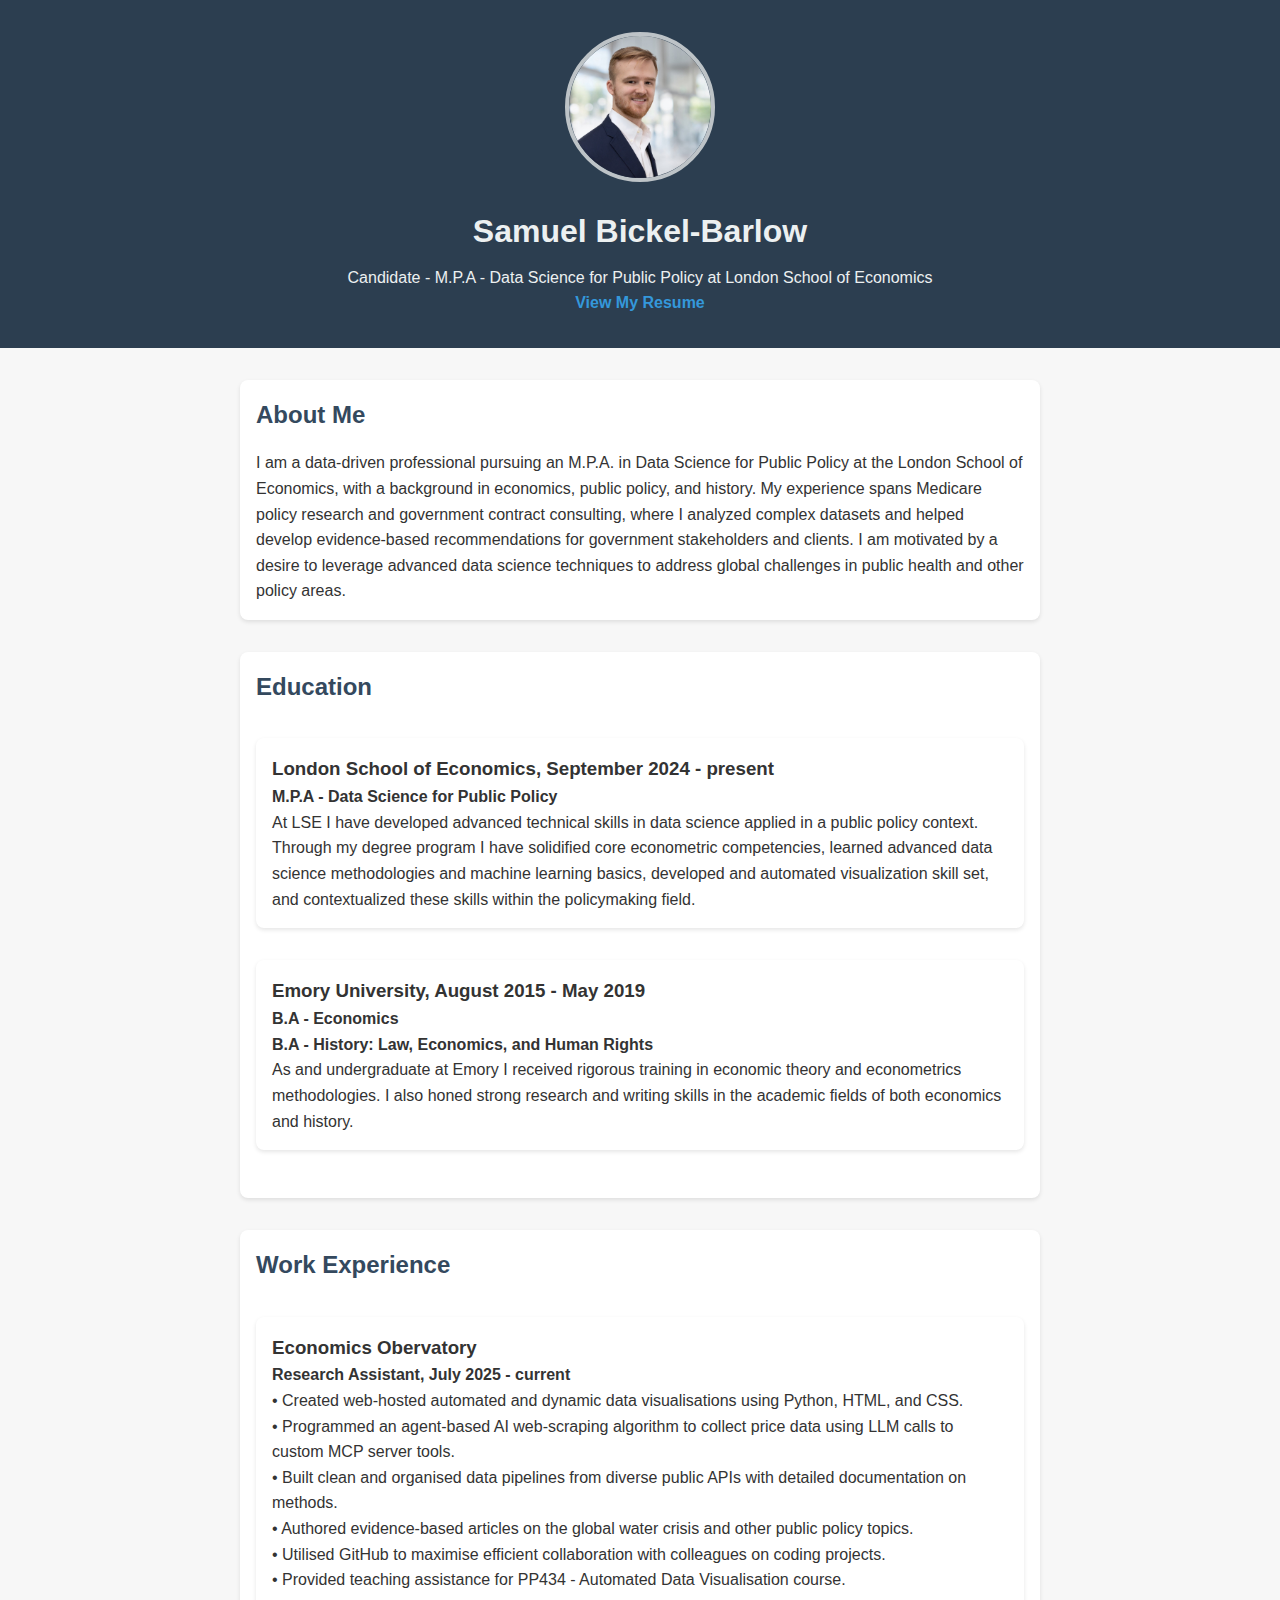
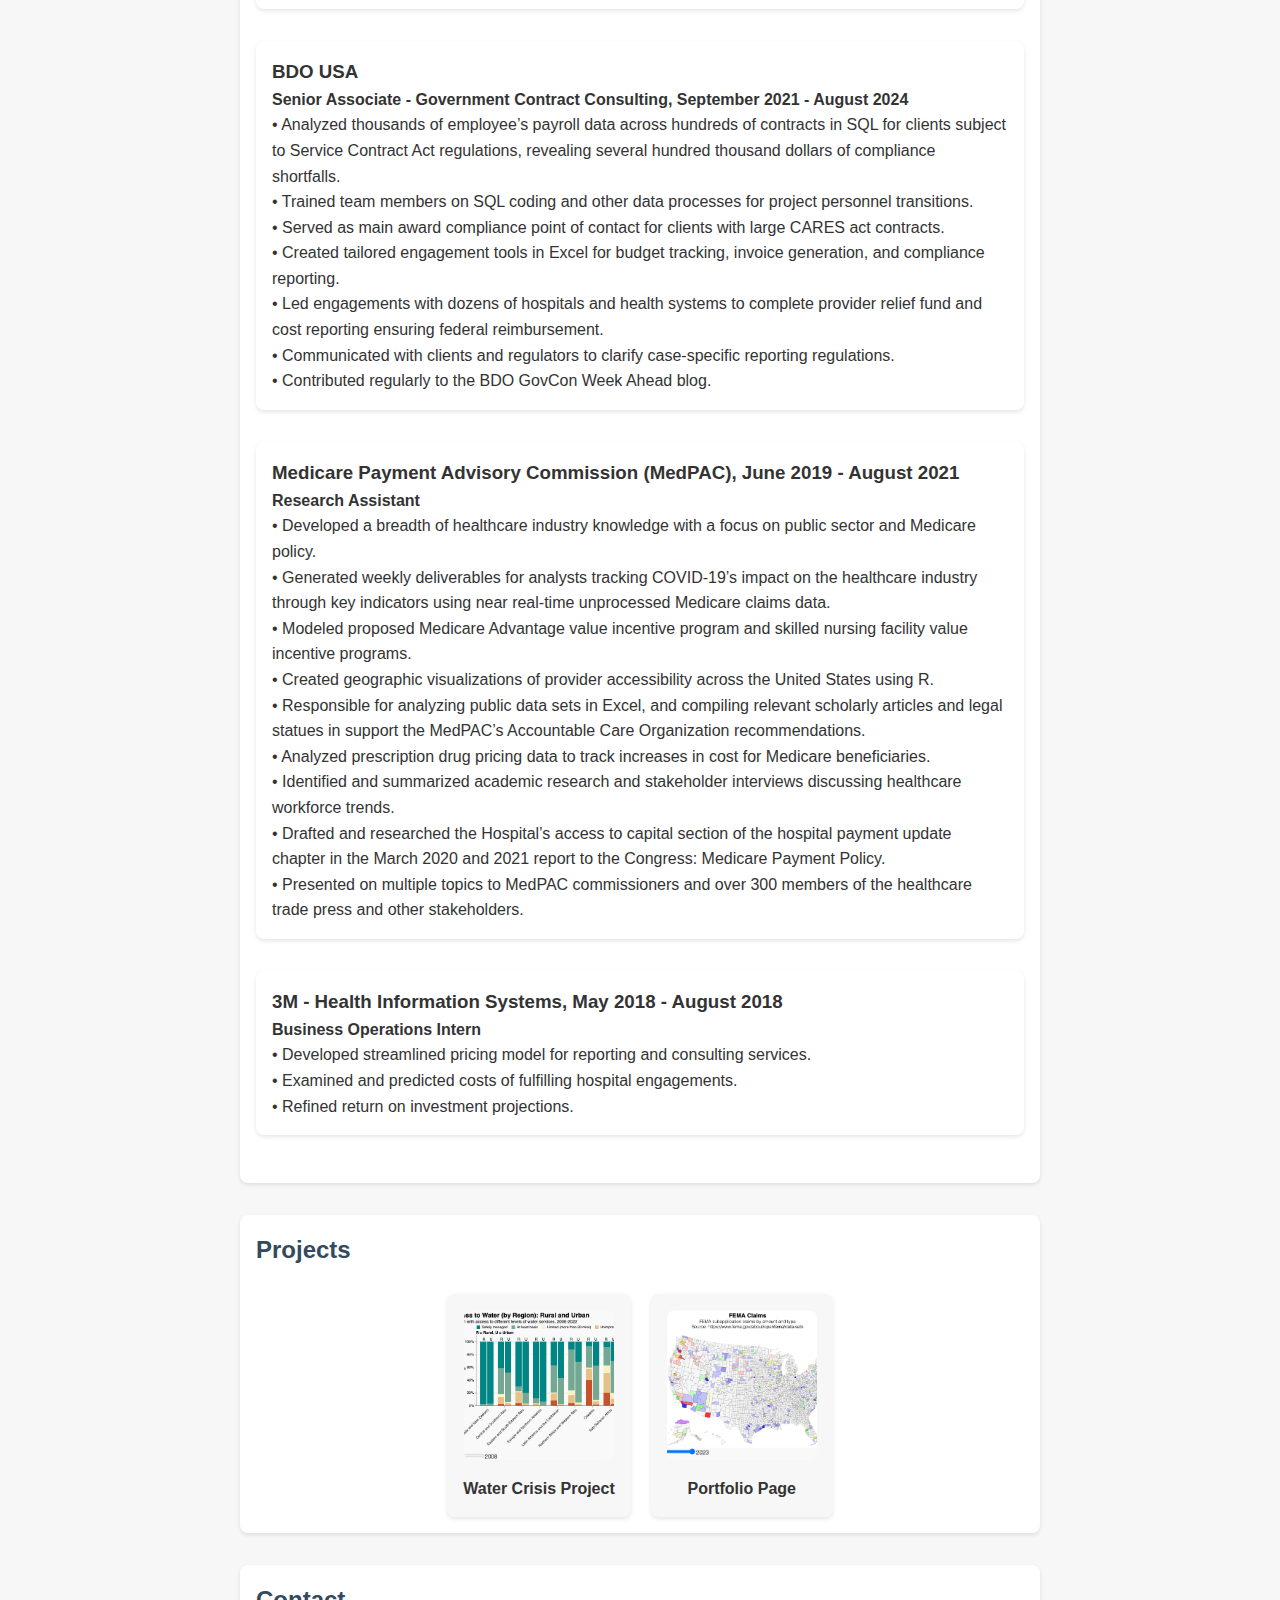
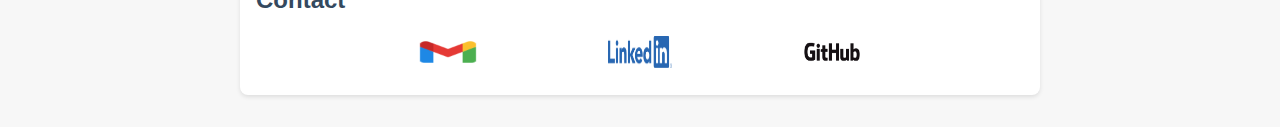
<file: index.html>
<!DOCTYPE html>
<html lang="en">
<head>
    <meta charset="UTF-8">
    <meta name="viewport" content="width=device-width, initial-scale=1.0">
    <title>Sam's Page</title>
    <link rel="stylesheet" href="styles/homepage_styles.css">
</head>
<body>
    <header>
        <img src="images/Professional%20photo.jpeg" alt="Photo">
        <h1>Samuel Bickel-Barlow</h1>
        <p>Candidate - M.P.A - Data Science for Public Policy at London School of Economics</p>
        <a href="files/Bickel-Barlow%20CV%20Jan2025.pdf" target="_blank">View My Resume</a>
    </header>

    <section>
        <h2>About Me</h2>
        <p>
            I am a data-driven professional pursuing an M.P.A. in Data Science for Public Policy at the London School of Economics, with a background in economics, public policy, and history. 
            My experience spans Medicare policy research and government contract consulting, where I analyzed complex datasets and helped develop evidence-based recommendations for government stakeholders and clients.
            I am motivated by a desire to leverage advanced data science techniques to address global challenges in public health and other policy areas.
        </p>
    </section>

    <section>
        <h2>Education</h2>
        <section>
            <h3>
                London School of Economics, September 2024 - present
            </h3>
            <h4>
                M.P.A - Data Science for Public Policy
            </h4>
            <p>
                At LSE I have developed advanced technical skills in data science applied in a public policy context. 
                Through my degree program I have solidified core econometric competencies, learned advanced data science methodologies and machine learning basics, 
                developed and automated visualization skill set, and contextualized these skills within the policymaking field.
            </p>
        </section>
        <section>
            <h3>
                Emory University, August 2015 - May 2019
            </h3>
            <h4>
                B.A - Economics<br>
                B.A - History: Law, Economics, and Human Rights
            </h4>
            <p>
                As and undergraduate at Emory I received rigorous training in economic theory and econometrics methodologies. 
                I also honed strong research and writing skills in the academic fields of both economics and history.
            </p>
        </section>
    </section>

    <section>
        <h2>Work Experience</h2>
            <section>
                <h3>
                    Economics Obervatory
                </h3>
                <h4>
                    Research Assistant, July 2025 - current
                </h4>
                <p>
                    •	Created web-hosted automated and dynamic data visualisations using Python, HTML, and CSS.<br>
                    •	Programmed an agent-based AI web-scraping algorithm to collect price data using LLM calls to custom MCP server tools.<br>
                    •	Built clean and organised data pipelines from diverse public APIs with detailed documentation on methods.<br>
                    •	Authored evidence-based articles on the global water crisis and other public policy topics.<br>
                    •	Utilised GitHub to maximise efficient collaboration with colleagues on coding projects.<br>
                    •	Provided teaching assistance for PP434 - Automated Data Visualisation course.
                </p>
            </section>
            <section>
                <h3>
                    BDO USA
                </h3>
                <h4>
                    Senior Associate - Government Contract Consulting, September 2021 - August 2024
                </h4>
                <p>
                    • Analyzed thousands of employee’s payroll data across hundreds of contracts in SQL for clients subject to Service Contract Act regulations, revealing several hundred thousand dollars of compliance shortfalls.<br>
                    • Trained team members on SQL coding and other data processes for project personnel transitions.<br>
                    • Served as main award compliance point of contact for clients with large CARES act contracts.<br>
                    • Created tailored engagement tools in Excel for budget tracking, invoice generation, and compliance reporting.<br>
                    • Led engagements with dozens of hospitals and health systems to complete provider relief fund and cost reporting ensuring federal reimbursement.<br>
                    • Communicated with clients and regulators to clarify case-specific reporting regulations.<br>
                    • Contributed regularly to the BDO GovCon Week Ahead blog.
                </p>
            </section>
            <section>
                <h3>
                    Medicare Payment Advisory Commission (MedPAC), June 2019 - August 2021
                </h3>
                <h4>
                    Research Assistant
                </h4>
                <p>
                    • Developed a breadth of healthcare industry knowledge with a focus on public sector and Medicare policy.<br>
                    • Generated weekly deliverables for analysts tracking COVID-19’s impact on the healthcare industry through key indicators using near real-time unprocessed Medicare claims data.<br>
                    • Modeled proposed Medicare Advantage value incentive program and skilled nursing facility value incentive programs.<br>
                    • Created geographic visualizations of provider accessibility across the United States using R.<br>
                    • Responsible for analyzing public data sets in Excel, and compiling relevant scholarly articles and legal statues in support the MedPAC’s Accountable Care Organization recommendations.<br>
                    • Analyzed prescription drug pricing data to track increases in cost for Medicare beneficiaries.<br>
                    • Identified and summarized academic research and stakeholder interviews discussing healthcare workforce trends.<br>
                    • Drafted and researched the Hospital’s access to capital section of the hospital payment update chapter in the March 2020 and 2021 report to the Congress: Medicare Payment Policy.<br>
                    • Presented on multiple topics to MedPAC commissioners and over 300 members of the healthcare trade press and other stakeholders.
                </p>
            </section>
            <section>
                <h3>
                    3M - Health Information Systems, May 2018 - August 2018
                </h3>
                <h4>
                    Business Operations Intern
                </h4>
                <p>
                    • Developed streamlined pricing model for reporting and consulting services.<br>
                    • Examined and predicted costs of fulfilling hospital engagements.<br>
                    • Refined return on investment projections.
                </p>
            </section>
    </section>

    <section>
        <h2>Projects</h2>
        <div class="projects">
            <a href="project.html" class="project-item">
                <img src="images/ruralurban.png" alt="Water Crisis Project Image" class="project-image">
                <span>Water Crisis Project</span>
            </a>
            <a href="portfolio.html" class="project-item">
                <img src="images/FEMAmap2.png" alt="Portfolio Page Image" class="project-image">
                <span>Portfolio Page</span>
            </a>
        </div>
    </section>

    <section>
        <h2>Contact</h2>
        <div class="contact-icons">
            <a href="mailto:sambickelb@gmail.com">
                <img src="images/Gmail-logo.png" alt="Email Icon" class="icon">
            </a>
            <a href="https://www.linkedin.com/in/sam-bickel-barlow-02133a150/" target="_blank">
                <img src="images/LI-Logo.png" alt="LinkedIn Icon" class="icon">
            </a>
            <a href="https://github.com/SamBickelBarlow/SamBickelBarlow.github.io" target="_blank">
                <img src="images/GitHub_Logo.png" alt="GitHub Icon" class="icon">
            </a>
        </div>
    </section>

<style>
    .contact-icons {
        display: flex;
        gap: 128px; /* Adjust spacing between icons */
        justify-content: center;
    }

    .icon {
        width: 64px; /* Adjust size here */
        height: 32px; /* Adjust size here */
        transition: transform 0.3s ease;
    }

    .icon:hover {
        transform: scale(1.1); /* Slight zoom effect on hover */
    }

    .projects {
        display: flex;
        flex-wrap: wrap;
        gap: 20px;
        justify-content: center;
        margin-top: 1.5rem;
    }

    .project-item {
        display: flex;
        flex-direction: column;
        align-items: center;
        text-decoration: none;
        background: #f7f7f7;
        padding: 1rem;
        border-radius: 8px;
        box-shadow: 0 2px 4px rgba(0, 0, 0, 0.1);
        transition: transform 0.3s ease, box-shadow 0.3s ease;
    }

    .project-item:hover {
        transform: scale(1.05);
        box-shadow: 0 4px 8px rgba(0, 0, 0, 0.2);
    }

    .project-image {
        width: 150px; /* Adjust image size */
        height: 150px;
        object-fit: cover;
        border-radius: 8px;
        margin-bottom: 0.5rem;
    }

    .project-item span {
        color: #333;
        font-weight: bold;
        text-align: center;
        margin-top: 0.5rem;
    }
</style>
</body>
</html>
</file>
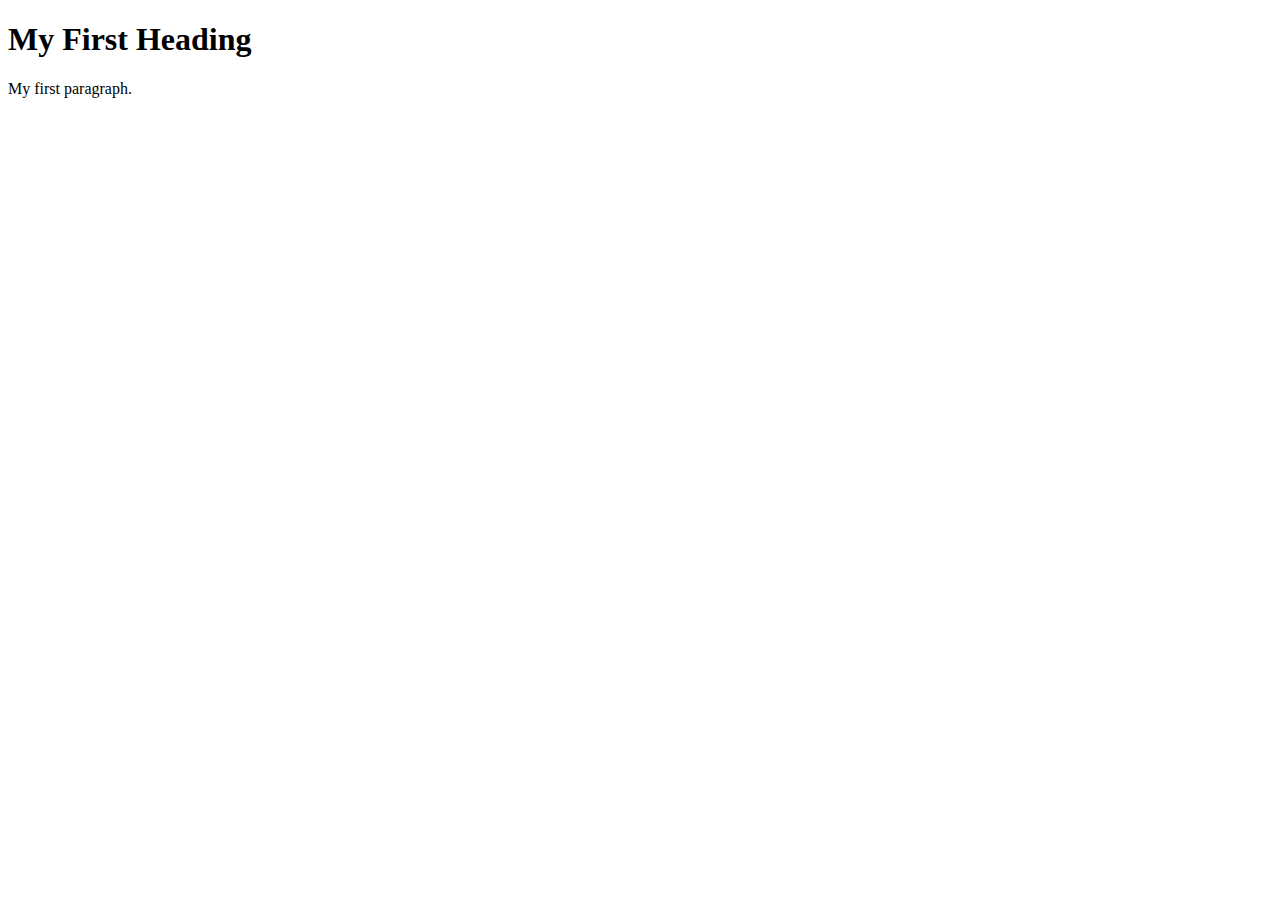
<file: Example1.html>
<!DOCTYPE html>
<html>

<!-- Richard Davies, Data Science -->

<!-- Commenting you code is vital, vital, vital -->
<!-- This is how you add comments to HTML -->

<!-- You can also include
multi - line comments
if you find that useful -->

<!-- To comment something out, use the short-cut CTRL & the "/" key (command + "/" on Mac)-->

<!-- HTML files have two fundamental parts. (1) The head, (2) The body -->

<!-- The head contains things that you do not see on the page -->

<head>
    <title>Page Title</title>
</head>

<!-- The body contains thigs you see -->
<!-- Most elements both open and close, with the content in the middle -->
<!-- Indenting is optional, but helps with readability -->
<body>
    <h1>My First Heading</h1>
    <p>My first paragraph.</p>
</body>
</html>
</file>
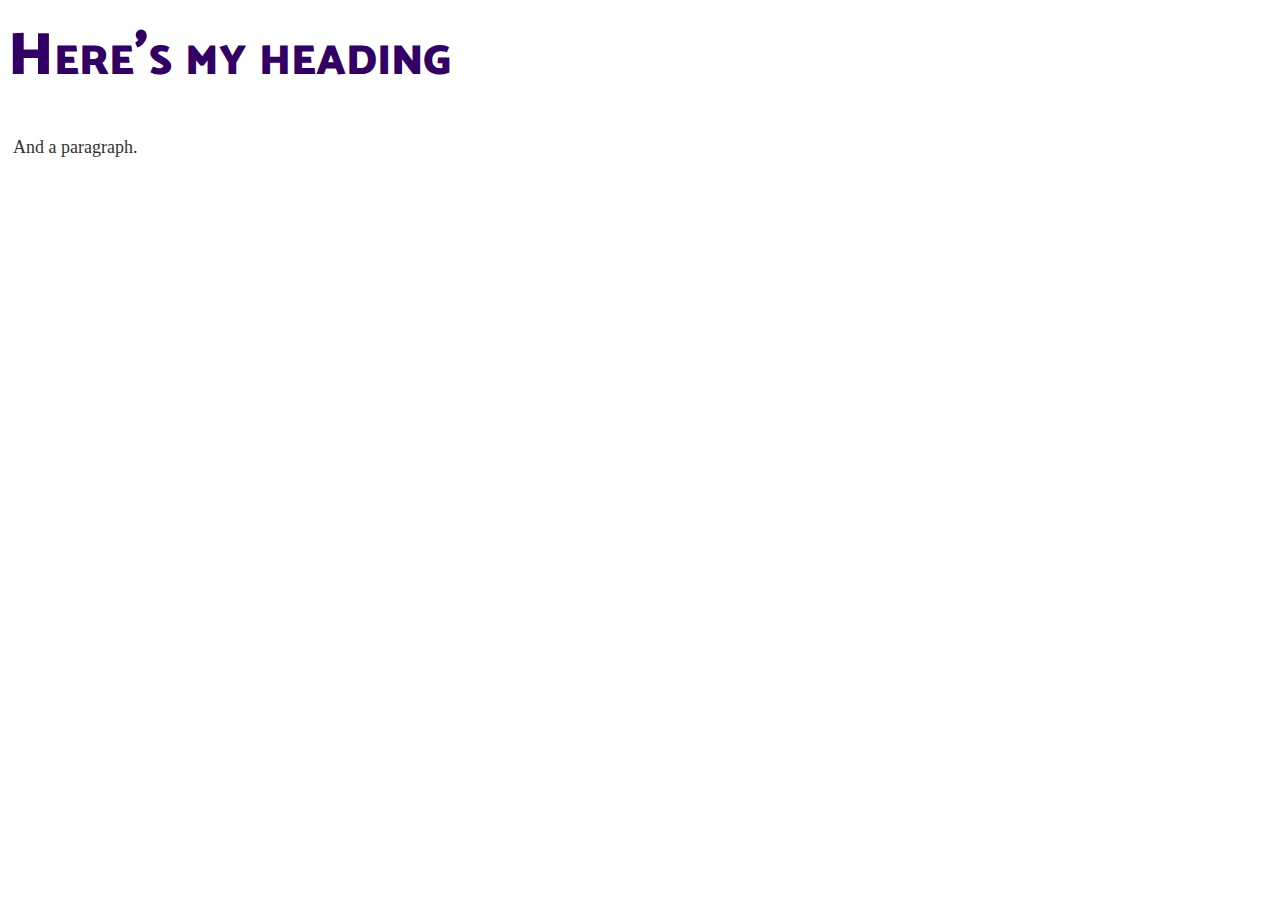
<file: Example2.html>
<!DOCTYPE html>

<!-- Richard Davies, Data Science -->

<html>

<head>
    <title>Richard's Second Example</title>

<!-- Link to my CSS file -->
<!-- The link needs to point to the CSS file, so it needs to be in the right place -->
    <link rel="stylesheet" href="Example2.css">
</head>


<body>

<h1>Here's my heading</h1>
<p>And a paragraph.</p>

</body>
</html>
</file>
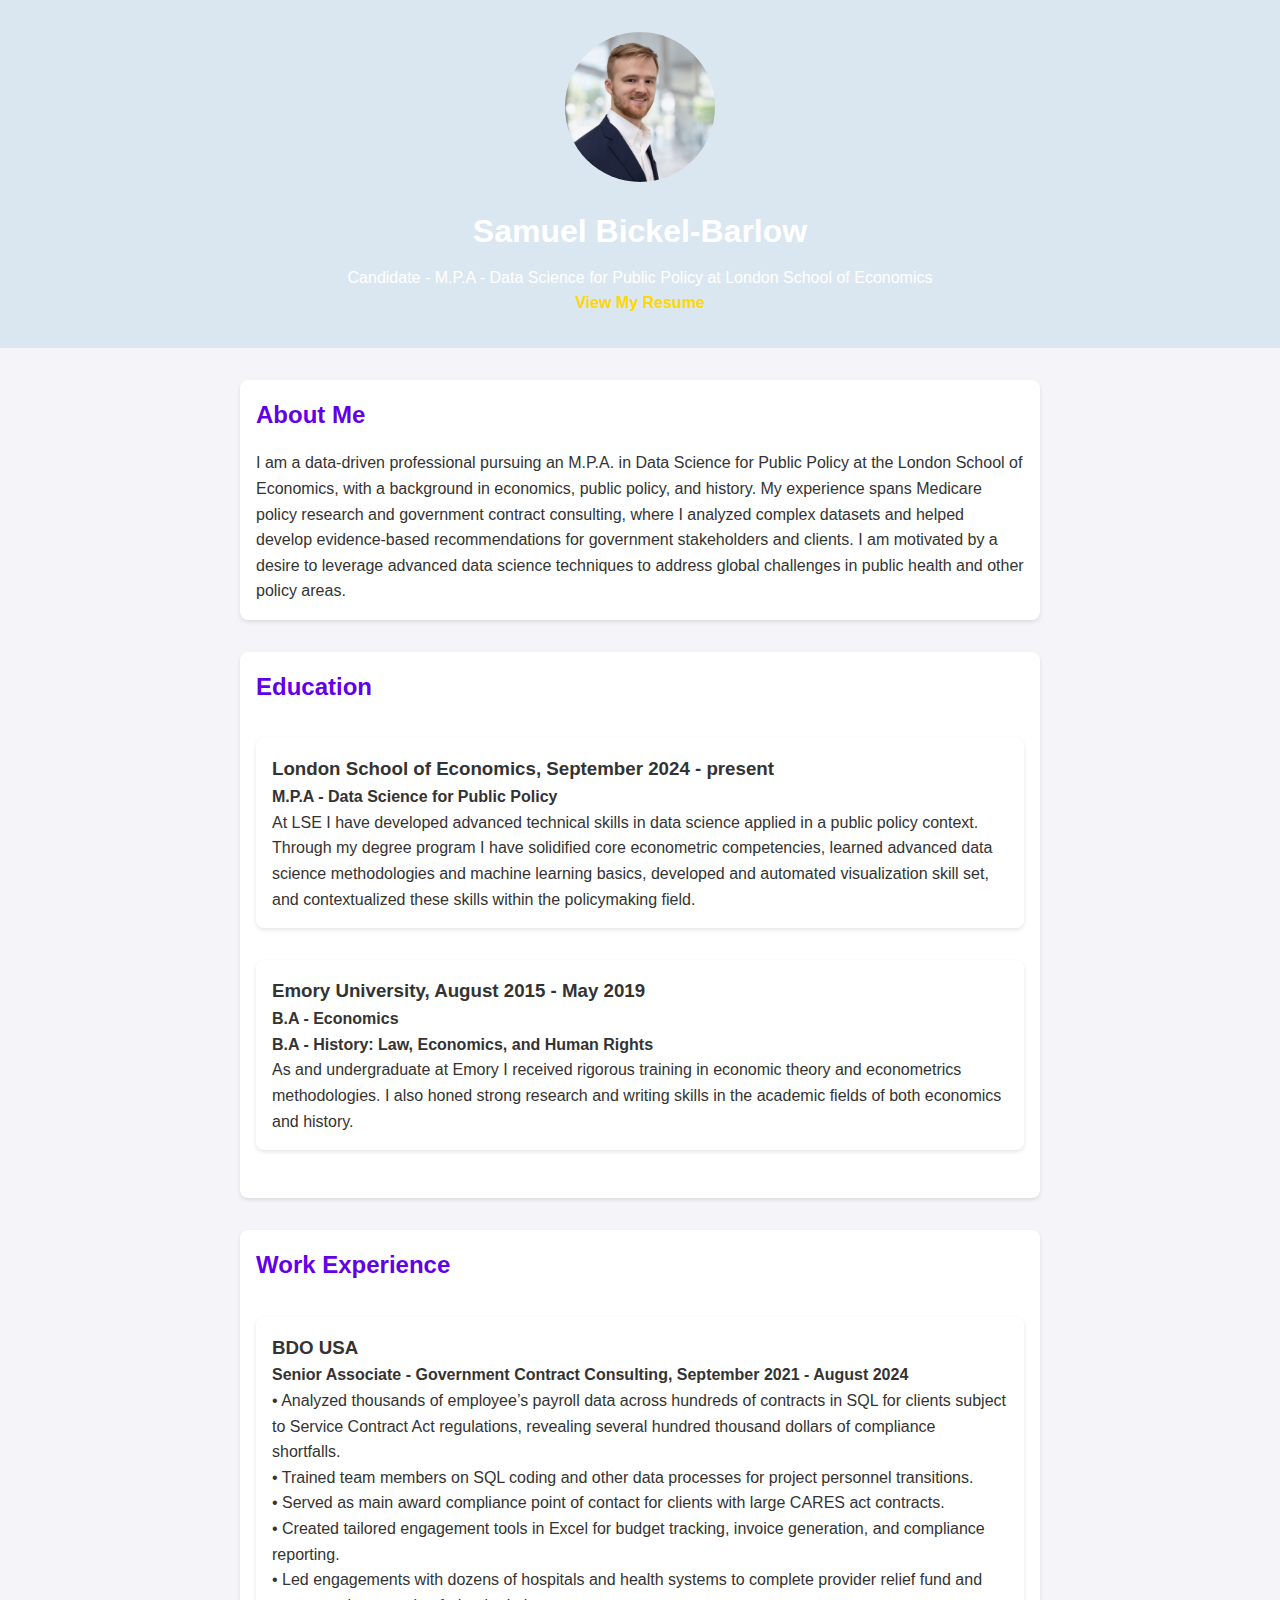
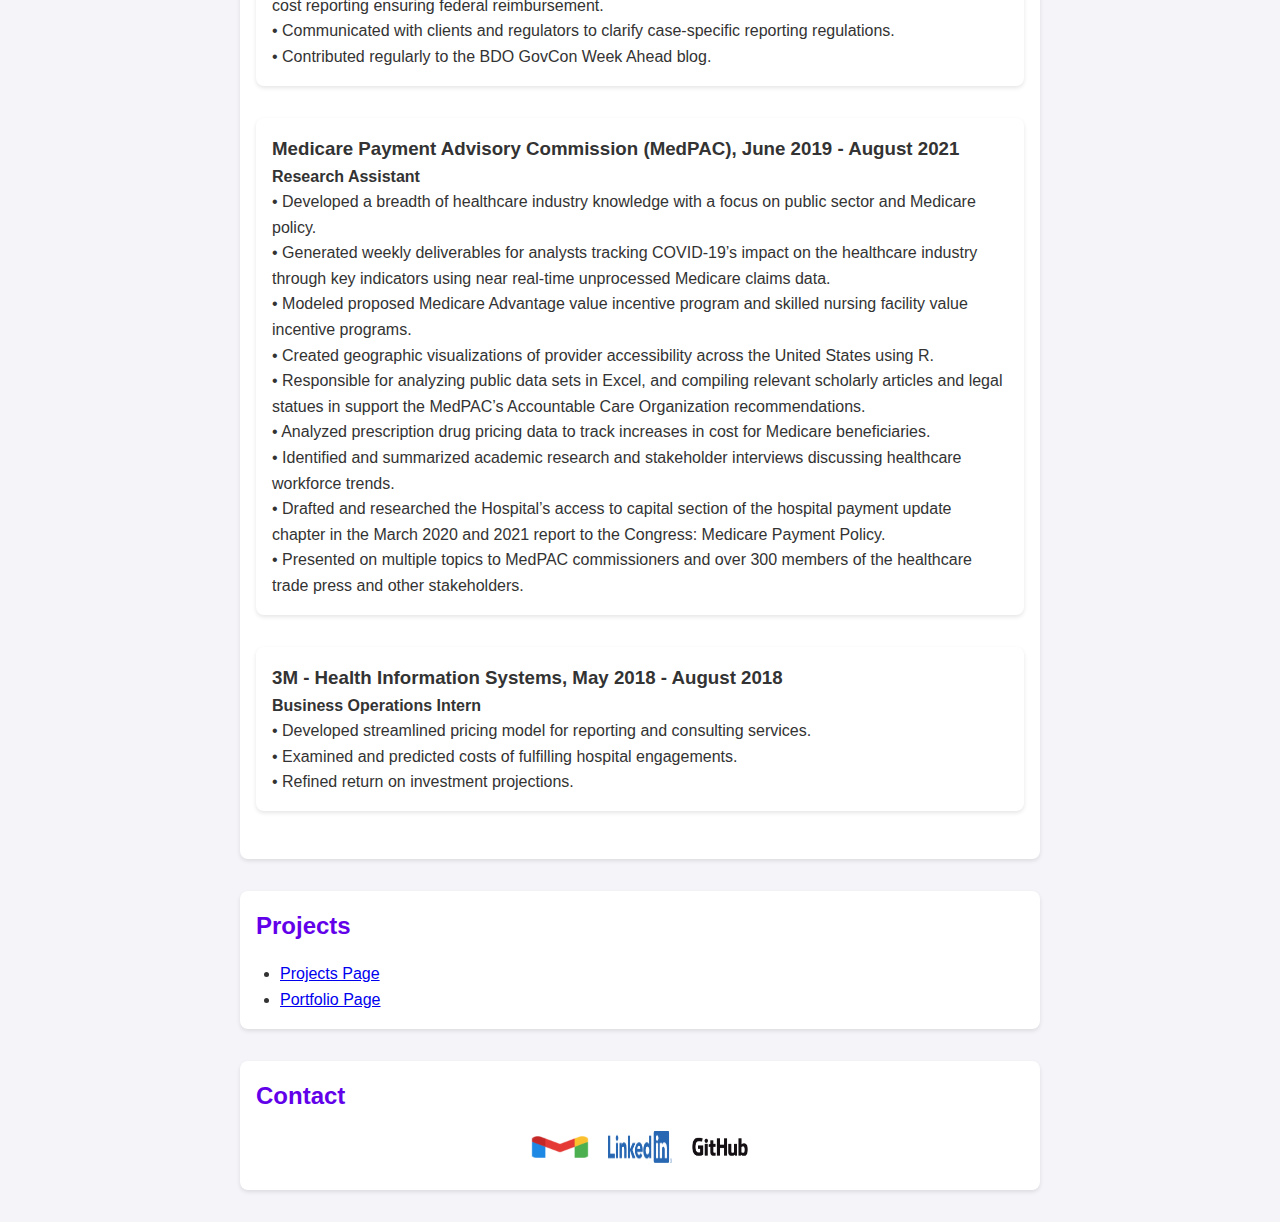
<file: homepage.html>
<!DOCTYPE html>
<html lang="en">
<head>
    <meta charset="UTF-8">
    <meta name="viewport" content="width=device-width, initial-scale=1.0">
    <title>My Portfolio</title>
    <link rel="stylesheet" href="homepage.css">
</head>
<body>
    <header>
        <img src="Professional%20photo.jpeg" alt="Photo">
        <h1>Samuel Bickel-Barlow</h1>
        <p>Candidate - M.P.A - Data Science for Public Policy at London School of Economics</p>
        <a href="Bickel-Barlow%20CV%20Jan2025.pdf" target="_blank">View My Resume</a>
    </header>

    <section>
        <h2>About Me</h2>
        <p>
            I am a data-driven professional pursuing an M.P.A. in Data Science for Public Policy at the London School of Economics, with a background in economics, public policy, and history. 
            My experience spans Medicare policy research and government contract consulting, where I analyzed complex datasets and helped develop evidence-based recommendations for government stakeholders and clients.
            I am motivated by a desire to leverage advanced data science techniques to address global challenges in public health and other policy areas.
        </p>
    </section>

    <section>
        <h2>Education</h2>
        <section>
            <h3>
                London School of Economics, September 2024 - present
            </h3>
            <h4>
                M.P.A - Data Science for Public Policy
            </h4>
            <p>
                At LSE I have developed advanced technical skills in data science applied in a public policy context. 
                Through my degree program I have solidified core econometric competencies, learned advanced data science methodologies and machine learning basics, 
                developed and automated visualization skill set, and contextualized these skills within the policymaking field.
            </p>
        </section>
        <section>
            <h3>
                Emory University, August 2015 - May 2019
            </h3>
            <h4>
                B.A - Economics<br>
                B.A - History: Law, Economics, and Human Rights
            </h4>
            <p>
                As and undergraduate at Emory I received rigorous training in economic theory and econometrics methodologies. 
                I also honed strong research and writing skills in the academic fields of both economics and history.
            </p>
        </section>
    </section>

    <section>
        <h2>Work Experience</h2>
            <section>
                <h3>
                    BDO USA
                </h3>
                <h4>
                    Senior Associate - Government Contract Consulting, September 2021 - August 2024
                </h4>
                <p>
                    • Analyzed thousands of employee’s payroll data across hundreds of contracts in SQL for clients subject to Service Contract Act regulations, revealing several hundred thousand dollars of compliance shortfalls.<br>
                    • Trained team members on SQL coding and other data processes for project personnel transitions.<br>
                    • Served as main award compliance point of contact for clients with large CARES act contracts.<br>
                    • Created tailored engagement tools in Excel for budget tracking, invoice generation, and compliance reporting.<br>
                    • Led engagements with dozens of hospitals and health systems to complete provider relief fund and cost reporting ensuring federal reimbursement.<br>
                    • Communicated with clients and regulators to clarify case-specific reporting regulations.<br>
                    • Contributed regularly to the BDO GovCon Week Ahead blog.
                </p>
            </section>
            <section>
                <h3>
                    Medicare Payment Advisory Commission (MedPAC), June 2019 - August 2021
                </h3>
                <h4>
                    Research Assistant
                </h4>
                <p>
                    • Developed a breadth of healthcare industry knowledge with a focus on public sector and Medicare policy.<br>
                    • Generated weekly deliverables for analysts tracking COVID-19’s impact on the healthcare industry through key indicators using near real-time unprocessed Medicare claims data.<br>
                    • Modeled proposed Medicare Advantage value incentive program and skilled nursing facility value incentive programs.<br>
                    • Created geographic visualizations of provider accessibility across the United States using R.<br>
                    • Responsible for analyzing public data sets in Excel, and compiling relevant scholarly articles and legal statues in support the MedPAC’s Accountable Care Organization recommendations.<br>
                    • Analyzed prescription drug pricing data to track increases in cost for Medicare beneficiaries.<br>
                    • Identified and summarized academic research and stakeholder interviews discussing healthcare workforce trends.<br>
                    • Drafted and researched the Hospital’s access to capital section of the hospital payment update chapter in the March 2020 and 2021 report to the Congress: Medicare Payment Policy.<br>
                    • Presented on multiple topics to MedPAC commissioners and over 300 members of the healthcare trade press and other stakeholders.
                </p>
            </section>
            <section>
                <h3>
                    3M - Health Information Systems, May 2018 - August 2018
                </h3>
                <h4>
                    Business Operations Intern
                </h4>
                <p>
                    • Developed streamlined pricing model for reporting and consulting services.<br>
                    • Examined and predicted costs of fulfilling hospital engagements.<br>
                    • Refined return on investment projections.
                </p>
            </section>
    </section>

    <section>
        <h2>Projects</h2>
        <ul>
            <li><a href="project.html">Projects Page</a></li>
            <li><a href="portfolio.html">Portfolio Page</a></li>
        </ul>
    </section>

    <section>
        <h2>Contact</h2>
        <div class="contact-icons">
            <a href="mailto:sambickelb@gmail.com">
                <img src="Gmail-logo.png" alt="Email Icon" class="icon">
            </a>
            <a href="https://www.linkedin.com/in/sam-bickel-barlow-02133a150/" target="_blank">
                <img src="LI-Logo.png" alt="LinkedIn Icon" class="icon">
            </a>
            <a href="https://github.com/SamBickelBarlow/SamBickelBarlow.github.io" target="_blank">
                <img src="GitHub_Logo.png" alt="GitHub Icon" class="icon">
            </a>
        </div>
    </section>

<style>
    .icon {
        width: 64px; /* Adjust size here */
        height: 32px; /* Adjust size here */
        transition: transform 0.3s ease;
    }

    .icon:hover {
        transform: scale(1.1); /* Slight zoom effect on hover */
    }
</style>
</body>
</html>
</file>
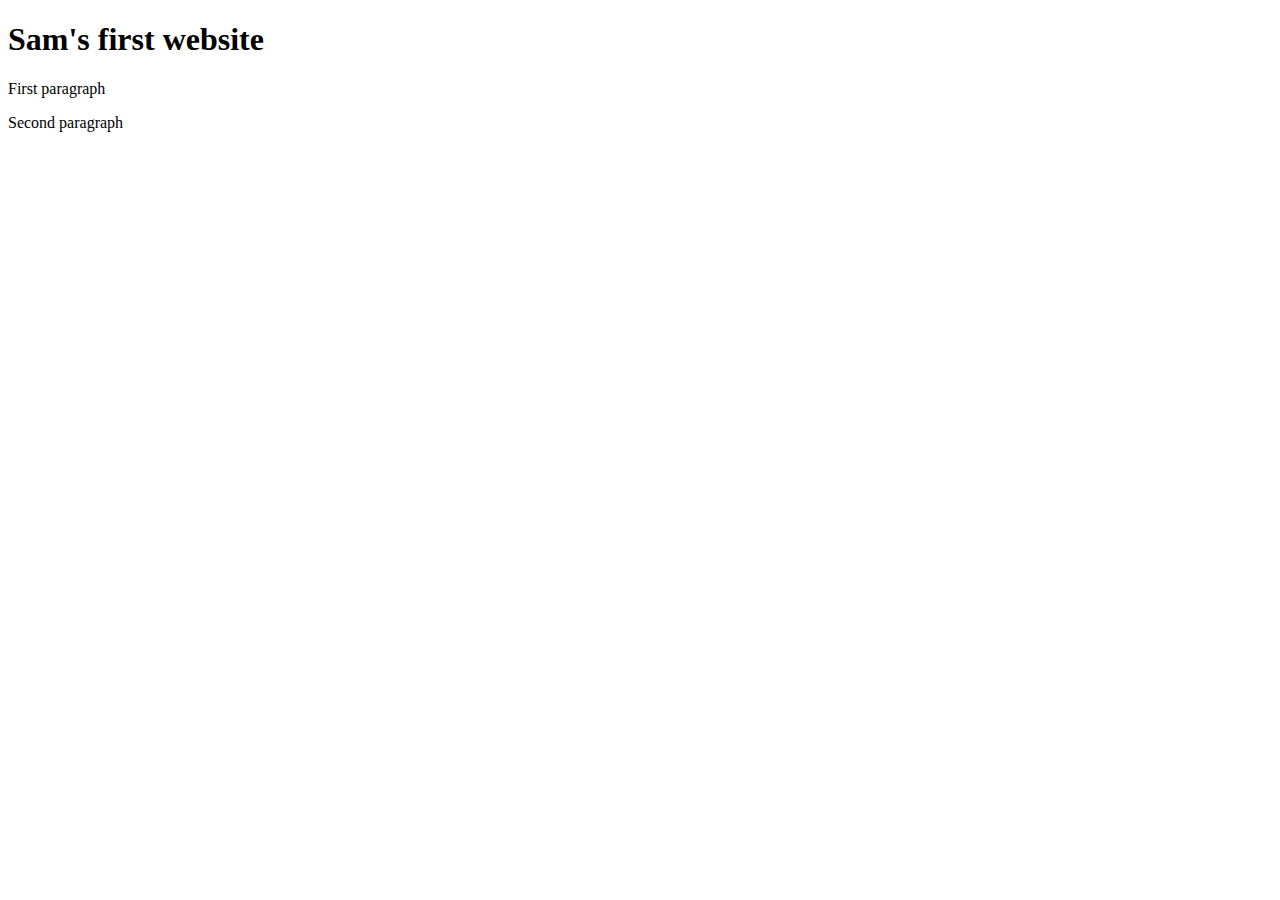
<file: Examples/Example1.html>
<!DOCTYPE html>
<html>

<!-- Richard Davies, Data Science -->

<!-- Commenting you code is vital, vital, vital -->
<!-- This is how you add comments to HTML -->

<!-- You can also include
multi - line comments
if you find that useful -->

<!-- To comment something out, use the short-cut CTRL & the "/" key (command + "/" on Mac)-->

<!-- HTML files have two fundamental parts. (1) The head, (2) The body -->

<!-- The head contains things that you do not see on the page -->

<head>
    <title>Sam's demo page</title>
</head>

<!-- The body contains thigs you see -->
<!-- Most elements both open and close, with the content in the middle -->
<!-- Indenting is optional, but helps with readability -->
<body>
    <h1>Sam's first website</h1>
    <p>First paragraph</p>
    <p>Second paragraph</p>
</body>
</html>
</file>
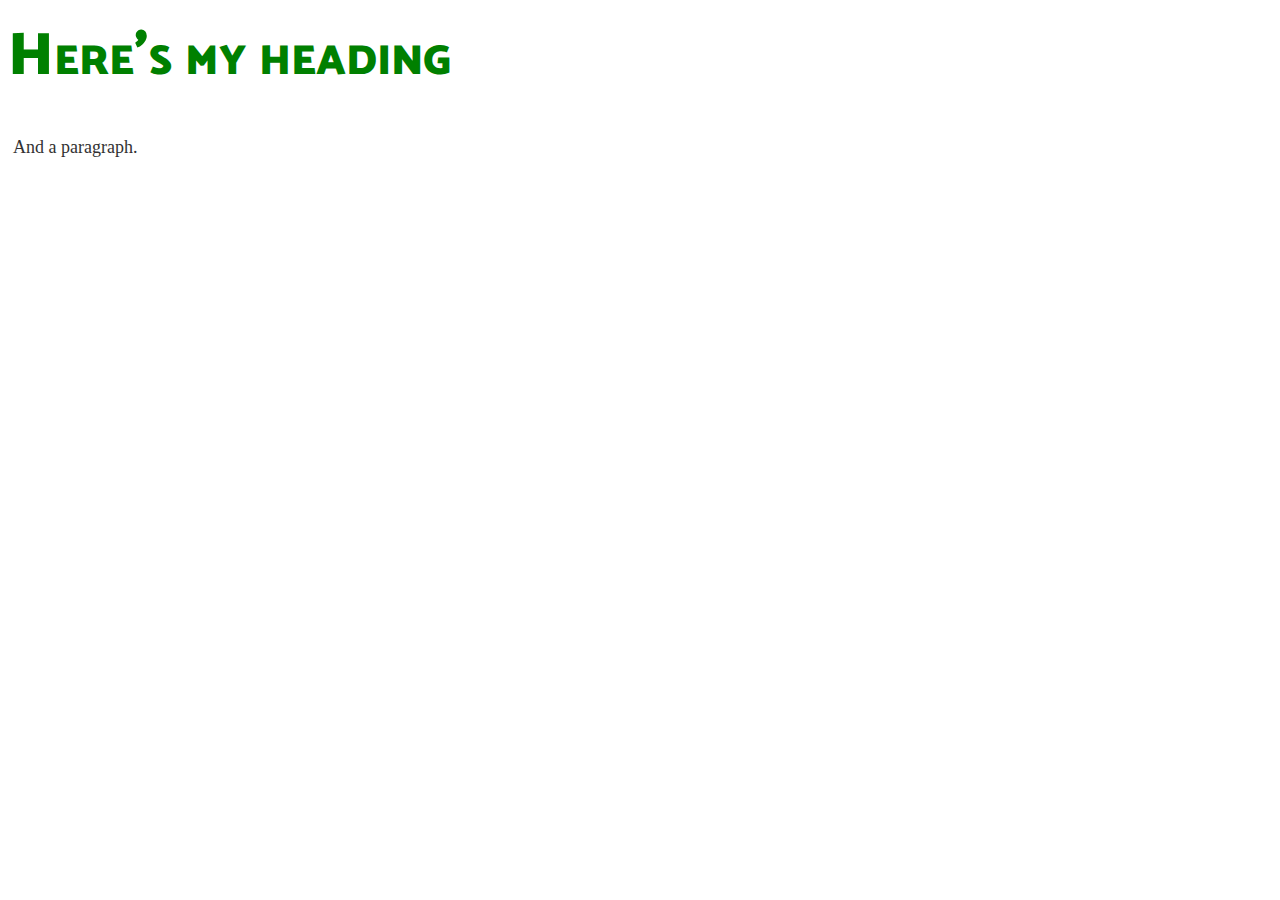
<file: Examples/Example2.html>
<!DOCTYPE html>

<!-- Richard Davies, Data Science -->

<html>

<head>
    <title>Sam's Second Example</title>

<!-- Link to my CSS file -->
<!-- The link needs to point to the CSS file, so it needs to be in the right place -->
    <link rel="stylesheet" href="Example2.css">
</head>


<body>

<h1>Here's my heading</h1>
<p>And a paragraph.</p>

</body>
</html>
</file>
<file: styles/homepage_styles.css>
* {
    margin: 0;
    padding: 0;
    box-sizing: border-box;
}

body {
    font-family: Arial, sans-serif;
    line-height: 1.6;
    background-color: #f7f7f7;
    color: #333;
}

header {
    text-align: center;
    padding: 2rem 1rem;
    background-color: #2c3e50;
    color: #ecf0f1;
}

header img {
    border-radius: 50%;
    width: 150px;
    height: 150px;
    object-fit: cover;
    margin-bottom: 1rem;
    border: 4px solid #bdc3c7;
}

header h1 {
    margin-bottom: 0.5rem;
}

header a {
    color: #3498db;
    text-decoration: none;
    font-weight: bold;
}

section {
    max-width: 800px;
    margin: 2rem auto;
    padding: 1rem;
    background: #ffffff;
    box-shadow: 0 2px 4px rgba(0, 0, 0, 0.1);
    border-radius: 8px;
}

section h2 {
    margin-bottom: 1rem;
    color: #34495e;
}

ul {
    list-style-type: disc;
    padding-left: 1.5rem;
}

.contact-icons {
    display: flex;
    justify-content: center;
    gap: 1rem;
    margin-top: 1rem;
}

.contact-icons a {
    color: #34495e;
    text-decoration: none;
    font-size: 1.5rem;
}

.contact-icons a:hover {
    color: #3498db;
}
</file>
<file: Example2.css>
/* Richard Davies */
/* Data Science */

/* This is a comment in CSS */

/* This is a 
multi line comment */

/* CSS files can be used to access e.g. fonts */
@import url('https://fonts.googleapis.com/css2?family=Catamaran:wght@900&display=swap');


/* Format my paragraph */
p {
	font-size: 18px;
	margin: 5px 5px;
	line-height: 22.4px;
	color: #323232;
}

/* Format my heading */
h1 {
	font-family: "Catamaran";
	font-variant: small-caps;
	font-size: 60px;
	color: #320064;
	font-weight: 900;
	margin: 0px 0px 30px 0px;
}
</file>
<file: homepage.css>
* {
    margin: 0;
    padding: 0;
    box-sizing: border-box;
}

body {
    font-family: Arial, sans-serif;
    line-height: 1.6;
    background-color: #f4f4f9;
    color: #333;
}

header {
    text-align: center;
    padding: 2rem 1rem;
    background-color: #DBE7F0;
    color: #fff;
}

header img {
    border-radius: 50%;
    width: 150px;
    height: 150px;
    object-fit: cover;
    margin-bottom: 1rem;
}

header h1 {
    margin-bottom: 0.5rem;
}

header a {
    color: #ffd700;
    text-decoration: none;
    font-weight: bold;
}

section {
    max-width: 800px;
    margin: 2rem auto;
    padding: 1rem;
    background: #fff;
    box-shadow: 0 2px 4px rgba(0, 0, 0, 0.1);
    border-radius: 8px;
}

section h2 {
    margin-bottom: 1rem;
    color: #6200ea;
}

ul {
    list-style-type: disc;
    padding-left: 1.5rem;
}

.contact-icons {
    display: flex;
    justify-content: center;
    gap: 1rem;
    margin-top: 1rem;
}

.contact-icons a {
    color: #6200ea;
    text-decoration: none;
    font-size: 1.5rem;
}
</file>
<file: Examples/Example2.css>
/* Richard Davies */
/* Data Science */

/* This is a comment in CSS */

/* This is a 
multi line comment */

/* CSS files can be used to access e.g. fonts */
@import url('https://fonts.googleapis.com/css2?family=Catamaran:wght@900&display=swap');


/* Format my paragraph */
p {
	font-size: 18px;
	margin: 5px 5px;
	line-height: 22.4px;
	color: #323232;
}

/* Format my heading */
h1 {
	font-family: "Catamaran";
	font-variant: small-caps;
	font-size: 60px;
	color: green;
	font-weight: 900;
	margin: 0px 0px 30px 0px;
}
</file>
